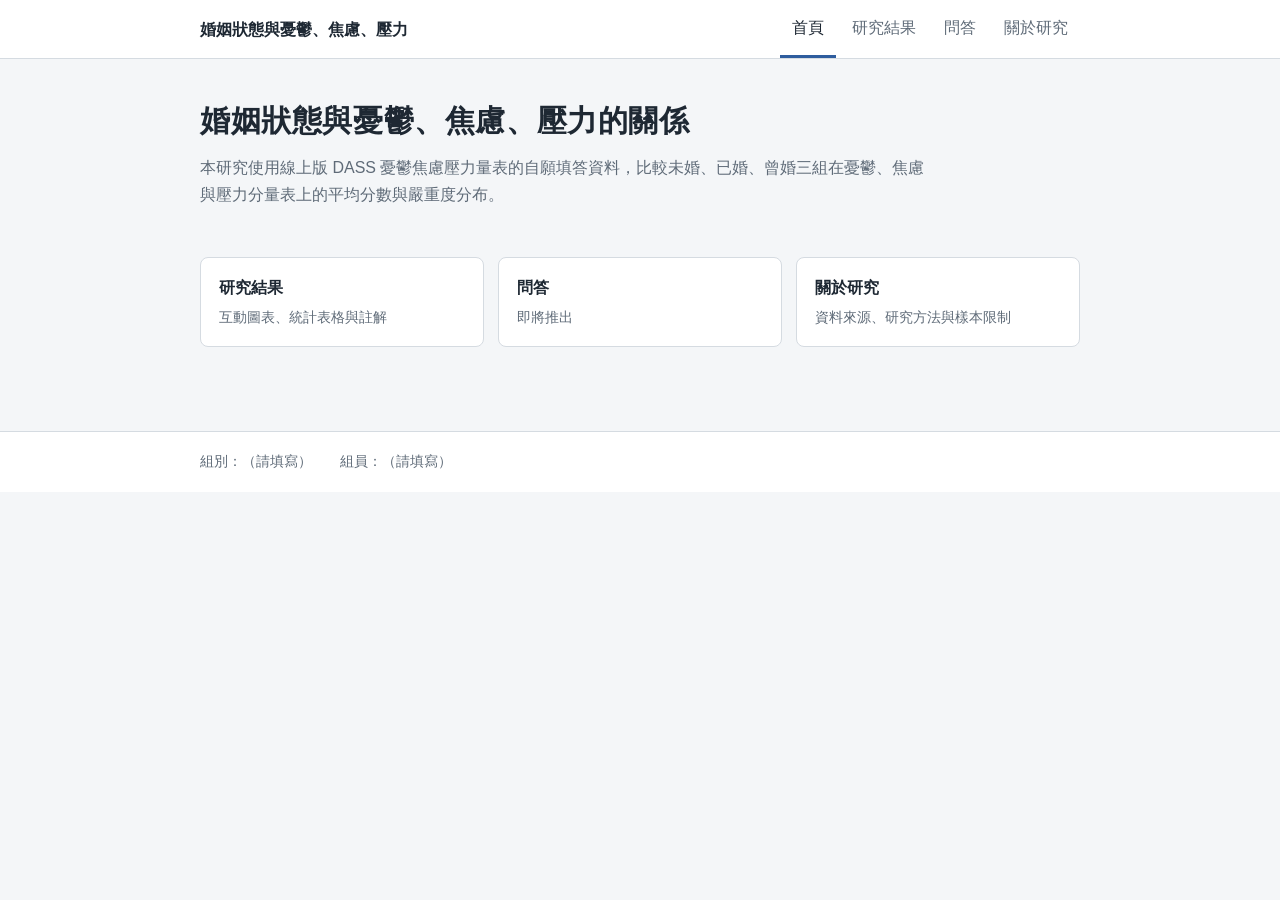
<file: index.html>
<!DOCTYPE html>
<html lang="zh-Hant">
<head>
<meta charset="UTF-8">
<meta name="viewport" content="width=device-width, initial-scale=1">
<title>婚姻狀態與憂鬱、焦慮、壓力的關係</title>
<link rel="stylesheet" href="style.css">
</head>
<body>
<header class="site"><div class="in">
<a class="brand" href="index.html">婚姻狀態與憂鬱、焦慮、壓力</a>
<nav aria-label="主要導覽"><a href="index.html" aria-current="page">首頁</a><a href="results.html">研究結果</a><a href="ask.html">問答</a><a href="about.html">關於研究</a></nav>
</div></header>
<main>
<h1>婚姻狀態與憂鬱、焦慮、壓力的關係</h1>
<p class="lead">本研究使用線上版 DASS 憂鬱焦慮壓力量表的自願填答資料，比較未婚、已婚、曾婚三組在憂鬱、焦慮與壓力分量表上的平均分數與嚴重度分布。</p>
<div class="cards" id="cards" aria-label="重點數字"></div>
<div class="cards">
<a class="tile" href="results.html"><b>研究結果</b><span>互動圖表、統計表格與註解</span></a>
<a class="tile" href="ask.html"><b>問答</b><span>即將推出</span></a>
<a class="tile" href="about.html"><b>關於研究</b><span>資料來源、研究方法與樣本限制</span></a>
</div>
</main>
<footer class="foot"><div class="in"><span>組別：（請填寫）</span><span>組員：（請填寫）</span></div></footer>
<script>
const DATA=[
{label:'未婚',n:3604,d:21.24278579,a:16.39150943,s:21.29189789},
{label:'已婚',n:455,d:15.0021978,a:10.64835165,s:17.93186813},
{label:'曾婚',n:100,d:17.4,a:11.65,s:18.67}];
const top=k=>DATA.reduce((p,c)=>c[k]>p[k]?c:p);
const total=DATA.reduce((a,g)=>a+g.n,0);
const cards=[
 ['總樣本數',total.toLocaleString('zh-TW'),'三個婚姻狀態組合計'],
 ['憂鬱平均最高的組別',top('d').label,'平均 '+top('d').d.toFixed(2)+'（0–42）'],
 ['焦慮平均最高的組別',top('a').label,'平均 '+top('a').a.toFixed(2)+'（0–42）']];
document.getElementById('cards').innerHTML=cards.map(c=>`<div class="card"><div class="k">${c[0]}</div><div class="v">${c[1]}</div><div class="s">${c[2]}</div></div>`).join('');
</script>
</body>
</html>
</file>
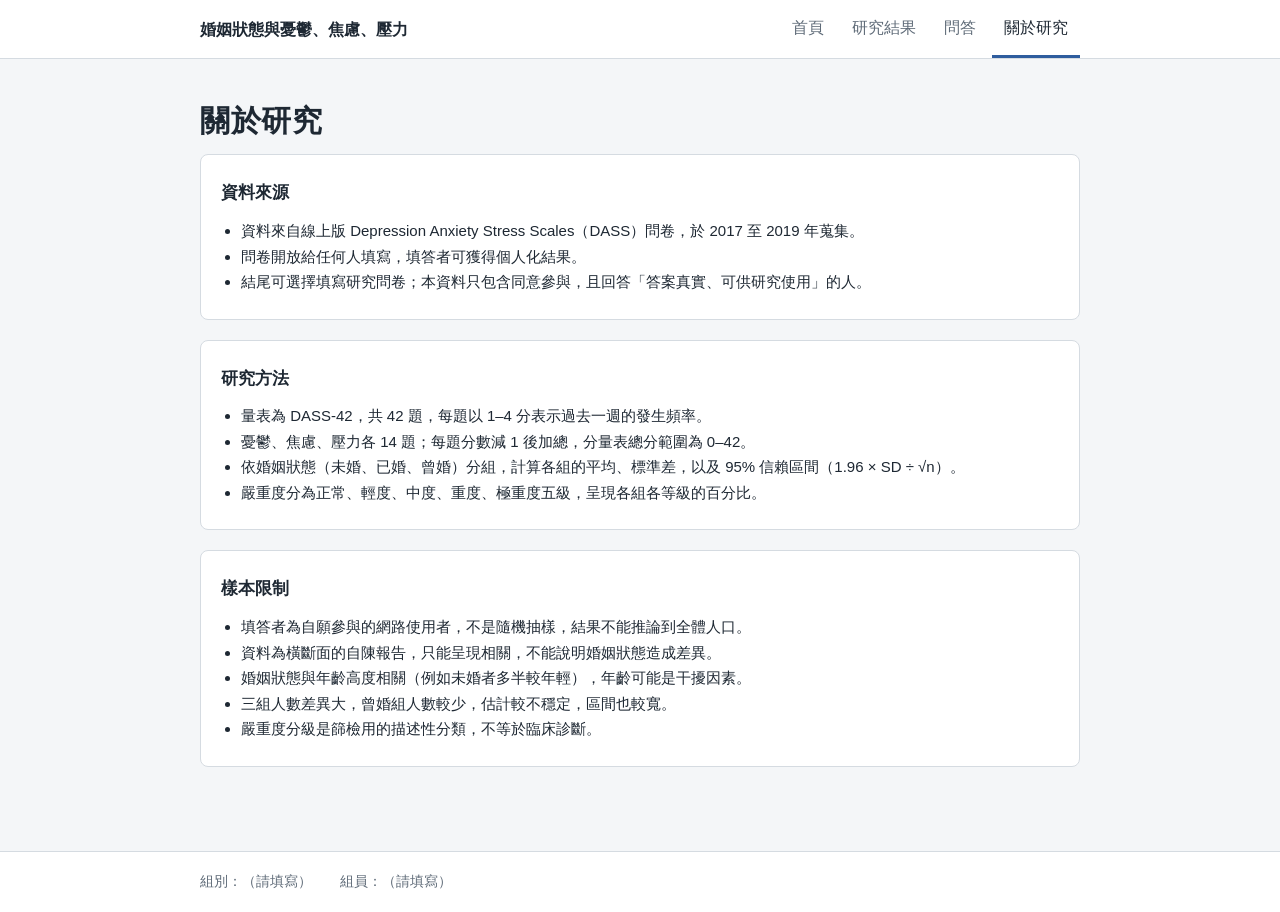
<file: about.html>
<!DOCTYPE html>
<html lang="zh-Hant">
<head>
<meta charset="UTF-8">
<meta name="viewport" content="width=device-width, initial-scale=1">
<title>關於研究｜婚姻狀態與憂鬱、焦慮、壓力的關係</title>
<link rel="stylesheet" href="style.css">
</head>
<body>
<header class="site"><div class="in">
<a class="brand" href="index.html">婚姻狀態與憂鬱、焦慮、壓力</a>
<nav aria-label="主要導覽"><a href="index.html">首頁</a><a href="results.html">研究結果</a><a href="ask.html">問答</a><a href="about.html" aria-current="page">關於研究</a></nav>
</div></header>
<main>
<h1>關於研究</h1>
<section class="prose"><h2>資料來源</h2>
<ul>
<li>資料來自線上版 Depression Anxiety Stress Scales（DASS）問卷，於 2017 至 2019 年蒐集。</li>
<li>問卷開放給任何人填寫，填答者可獲得個人化結果。</li>
<li>結尾可選擇填寫研究問卷；本資料只包含同意參與，且回答「答案真實、可供研究使用」的人。</li>
</ul></section>
<section class="prose"><h2>研究方法</h2>
<ul>
<li>量表為 DASS-42，共 42 題，每題以 1–4 分表示過去一週的發生頻率。</li>
<li>憂鬱、焦慮、壓力各 14 題；每題分數減 1 後加總，分量表總分範圍為 0–42。</li>
<li>依婚姻狀態（未婚、已婚、曾婚）分組，計算各組的平均、標準差，以及 95% 信賴區間（1.96 × SD ÷ √n）。</li>
<li>嚴重度分為正常、輕度、中度、重度、極重度五級，呈現各組各等級的百分比。</li>
</ul></section>
<section class="prose"><h2>樣本限制</h2>
<ul>
<li>填答者為自願參與的網路使用者，不是隨機抽樣，結果不能推論到全體人口。</li>
<li>資料為橫斷面的自陳報告，只能呈現相關，不能說明婚姻狀態造成差異。</li>
<li>婚姻狀態與年齡高度相關（例如未婚者多半較年輕），年齡可能是干擾因素。</li>
<li>三組人數差異大，曾婚組人數較少，估計較不穩定，區間也較寬。</li>
<li>嚴重度分級是篩檢用的描述性分類，不等於臨床診斷。</li>
</ul></section>
</main>
<footer class="foot"><div class="in"><span>組別：（請填寫）</span><span>組員：（請填寫）</span></div></footer>

</body>
</html>
</file>
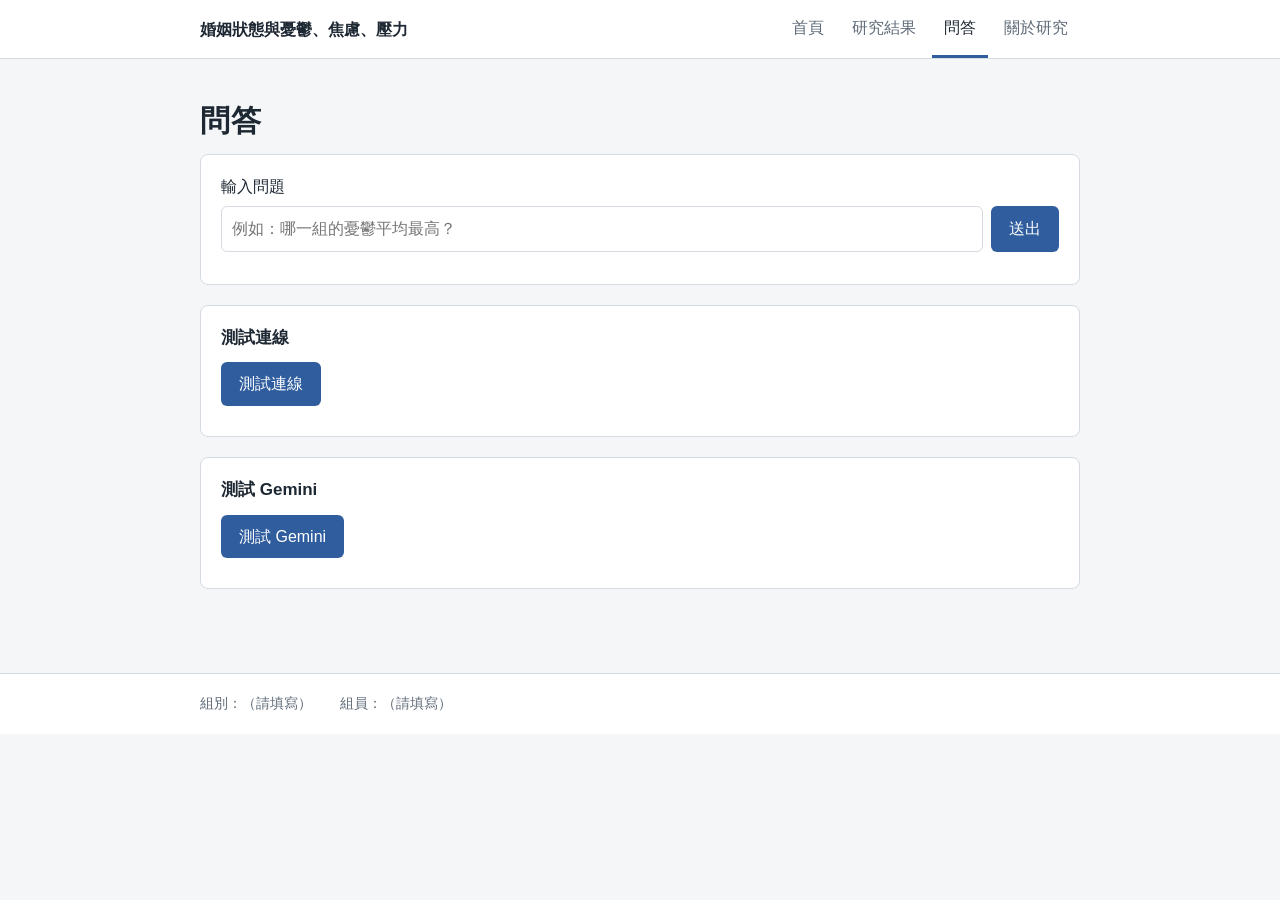
<file: ask.html>
<!DOCTYPE html>
<html lang="zh-Hant">
<head>
<meta charset="UTF-8">
<meta name="viewport" content="width=device-width, initial-scale=1">
<title>問答｜婚姻狀態與憂鬱、焦慮、壓力的關係</title>
<link rel="stylesheet" href="style.css">
</head>
<body>
<header class="site"><div class="in">
<a class="brand" href="index.html">婚姻狀態與憂鬱、焦慮、壓力</a>
<nav aria-label="主要導覽"><a href="index.html">首頁</a><a href="results.html">研究結果</a><a href="ask.html" aria-current="page">問答</a><a href="about.html">關於研究</a></nav>
</div></header>
<main>
<h1>問答</h1>
<section>
<label for="q" style="display:block;margin-bottom:6px;font-weight:500">輸入問題</label>
<div style="display:flex;gap:8px;flex-wrap:wrap">
<input id="q" type="text" maxlength="2000" placeholder="例如：哪一組的憂鬱平均最高？" style="flex:1;min-width:200px;padding:8px 10px;border:1px solid var(--line);border-radius:6px;font:inherit;color:var(--ink)">
<button class="apply" id="send" type="button">送出</button>
</div>
<div id="ans" aria-live="polite" style="margin-top:14px;white-space:pre-wrap;line-height:1.7"></div>
</section>
<section>
<h2>測試連線</h2>
<button class="apply" id="ping" type="button">測試連線</button>
<pre id="pingOut" aria-live="polite" style="margin:12px 0 0;white-space:pre-wrap;word-break:break-all;font-size:14px;color:var(--mute)"></pre>
</section>
<section>
<h2>測試 Gemini</h2>
<button class="apply" id="gem" type="button">測試 Gemini</button>
<pre id="gemOut" aria-live="polite" style="margin:12px 0 0;white-space:pre-wrap;word-break:break-all;font-size:14px;color:var(--mute)"></pre>
</section>
</main>
<footer class="foot"><div class="in"><span>組別：（請填寫）</span><span>組員：（請填寫）</span></div></footer>

<script>
const API_URL='https://helloworld.d84124091.workers.dev/';
const btn=document.getElementById('ping'),out=document.getElementById('pingOut');
btn.addEventListener('click',async()=>{
  btn.disabled=true;out.textContent='連線中…';
  try{
    const res=await fetch(API_URL,{method:'POST',headers:{'Content-Type':'application/json'},body:JSON.stringify({action:'test'})});
    const text=await res.text();
    out.textContent=res.ok?text:'失敗（HTTP '+res.status+'）：'+text;
  }catch(e){
    out.textContent='連線失敗：'+e.message+'。請確認網址正確、Worker 已部署，且網路正常。';
  }finally{btn.disabled=false}
});
const gem=document.getElementById('gem'),gemOut=document.getElementById('gemOut');
gem.addEventListener('click',async()=>{
  gem.disabled=true;gemOut.textContent='Gemini 回覆中…';
  try{
    const res=await fetch(API_URL,{method:'POST',headers:{'Content-Type':'application/json'},body:JSON.stringify({action:'ask',question:'請用一句話自我介紹'})});
    const text=await res.text();
    let data=null;try{data=JSON.parse(text)}catch(e){}
    if(res.ok&&data&&typeof data.answer==='string')gemOut.textContent=data.answer;
    else gemOut.textContent='失敗（HTTP '+res.status+'）：'+((data&&data.error)||text);
  }catch(e){
    gemOut.textContent='連線失敗：'+e.message+'。請確認網址正確、Worker 已部署，且網路正常。';
  }finally{gem.disabled=false}
});
const q=document.getElementById('q'),send=document.getElementById('send'),ans=document.getElementById('ans');
async function submitQ(){
  const question=q.value.trim();
  if(!question){ans.textContent='請先輸入問題。';return}
  send.disabled=true;ans.style.color='var(--mute)';ans.textContent='回答中…';
  try{
    const res=await fetch(API_URL,{method:'POST',headers:{'Content-Type':'application/json'},body:JSON.stringify({action:'ask',question})});
    const text=await res.text();
    let data=null;try{data=JSON.parse(text)}catch(e){}
    if(res.ok&&data&&typeof data.answer==='string'){ans.style.color='var(--ink)';ans.textContent=data.answer}
    else ans.textContent='失敗（HTTP '+res.status+'）：'+((data&&data.error)||text);
  }catch(e){
    ans.textContent='連線失敗：'+e.message+'。請確認網址正確、Worker 已部署，且網路正常。';
  }finally{send.disabled=false}
}
send.addEventListener('click',submitQ);
q.addEventListener('keydown',e=>{if(e.key==='Enter'&&!e.isComposing)submitQ()});
</script>
</body>
</html>
</file>
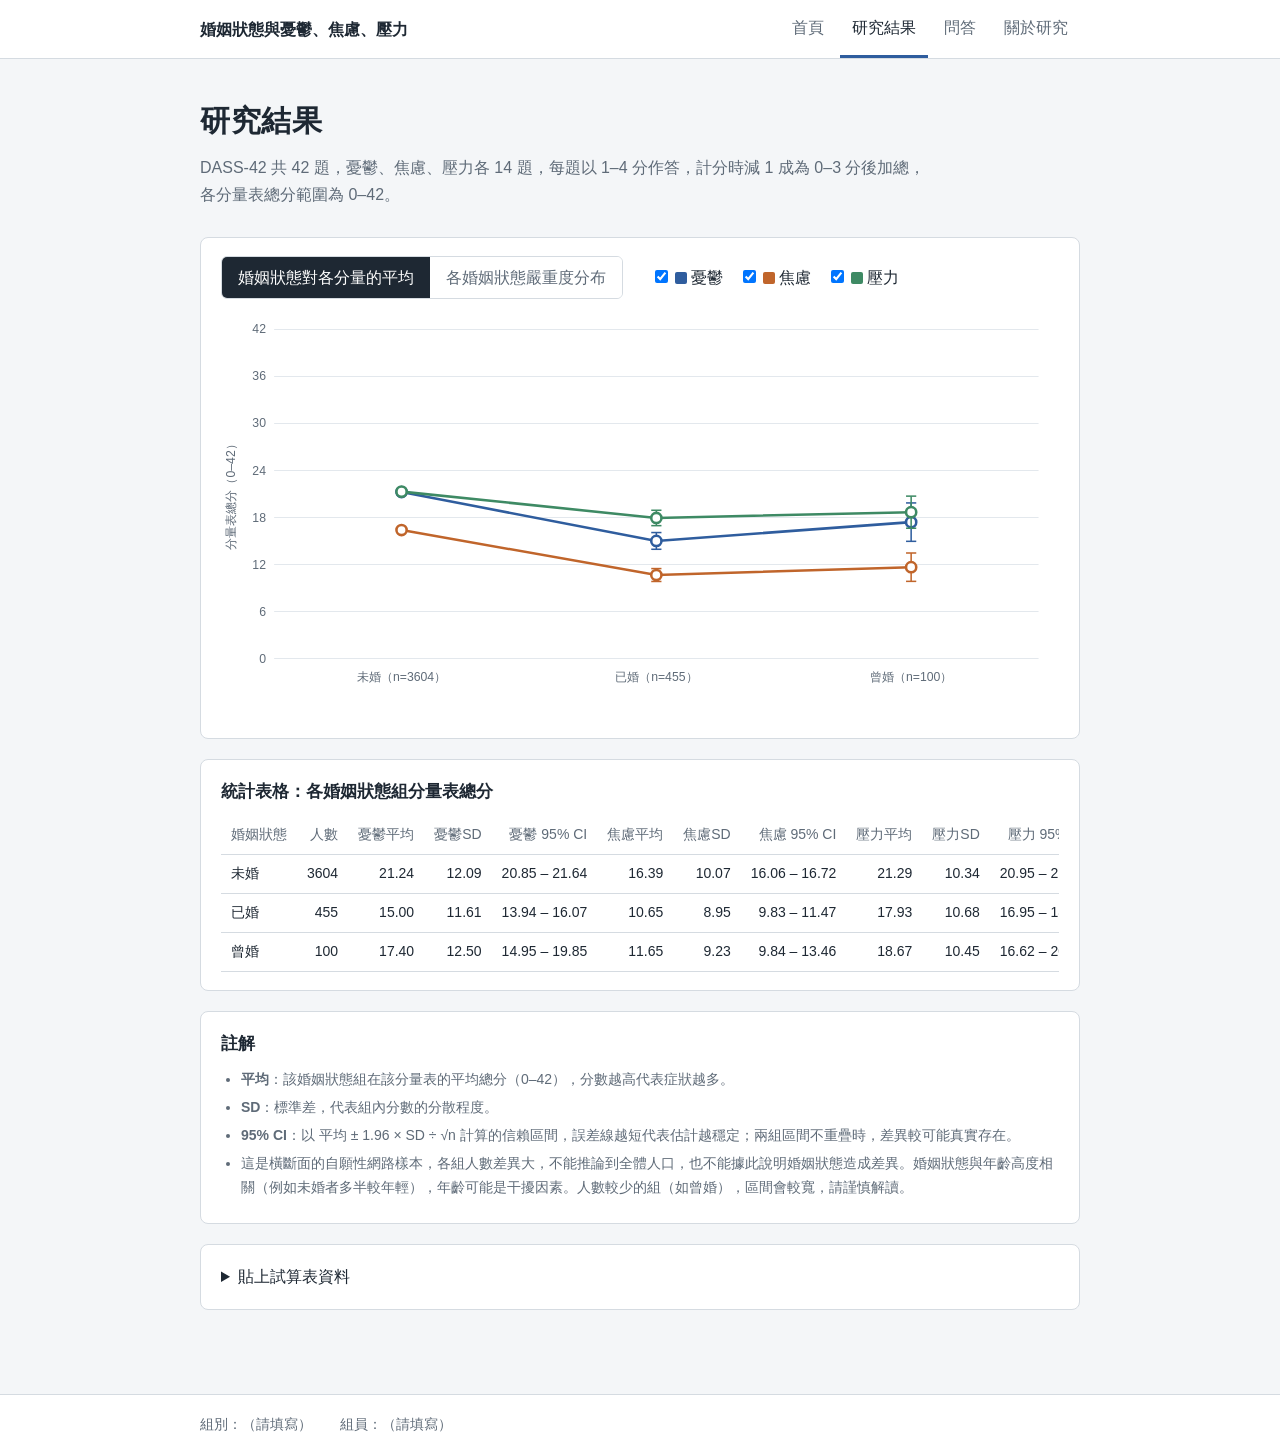
<file: results.html>
<!DOCTYPE html>
<html lang="zh-Hant">
<head>
<meta charset="UTF-8">
<meta name="viewport" content="width=device-width, initial-scale=1">
<title>研究結果｜婚姻狀態與憂鬱、焦慮、壓力的關係</title>
<link rel="stylesheet" href="style.css">
</head>
<body>
<header class="site"><div class="in">
<a class="brand" href="index.html">婚姻狀態與憂鬱、焦慮、壓力</a>
<nav aria-label="主要導覽"><a href="index.html">首頁</a><a href="results.html" aria-current="page">研究結果</a><a href="ask.html">問答</a><a href="about.html">關於研究</a></nav>
</div></header>
<main>
<h1>研究結果</h1>
<p class="lead">DASS-42 共 42 題，憂鬱、焦慮、壓力各 14 題，每題以 1–4 分作答，計分時減 1 成為 0–3 分後加總，各分量表總分範圍為 0–42。</p>

<section>
  <div class="controls">
    <div class="seg" role="group" aria-label="圖表切換">
      <button id="m1" aria-pressed="true">婚姻狀態對各分量的平均</button>
      <button id="m2" aria-pressed="false">各婚姻狀態嚴重度分布</button>
    </div>
    <div class="picks" id="picks"></div>
  </div>
  <div id="chart"></div>
</section>

<section>
  <h2 id="ttl">統計表格</h2>
  <div class="wrap"><table id="tbl"></table></div>
</section>

<section class="note" id="note"></section>

<section>
  <details id="dataBox">
    <summary>貼上試算表資料</summary>
    <p style="color:var(--mute);font-size:14px;margin:8px 0">資料已內建，如需更新可重新貼上。嚴重度可貼人數或比例：在 Google Sheets 選取範圍後複製（Ctrl/Cmd+C），貼到對應方框。標題列可一併貼上，網頁會自動略過。</p>
    <div class="grid">
      <div><label for="ta0">婚姻狀態統計（編碼、婚姻狀態、人數、憂鬱平均與 SD、焦慮平均與 SD、壓力平均與 SD）</label><textarea id="ta0"></textarea></div>
      <div><label for="ta1">憂鬱嚴重度人數或比例（正常至極重度，5 欄，列順序同上表：未婚、已婚、曾婚）</label><textarea id="ta1"></textarea></div>
      <div><label for="ta2">焦慮嚴重度人數或比例（5 欄）</label><textarea id="ta2"></textarea></div>
      <div><label for="ta3">壓力嚴重度人數或比例（5 欄）</label><textarea id="ta3"></textarea></div>
    </div>
    <button class="apply" id="apply">套用資料</button><span id="msg"></span>
  </details>
</section>
</main>
<div id="tip"></div>
<footer class="foot"><div class="in"><span>組別：（請填寫）</span><span>組員：（請填寫）</span></div></footer>
<script>
const SUB=[{k:'d',name:'憂鬱',c:'#2F5D9E'},{k:'a',name:'焦慮',c:'#C0652B'},{k:'s',name:'壓力',c:'#3E8A64'}];
const LV=['正常','輕度','中度','重度','極重度'];
const LC=['#DCE6F1','#AFC8E0','#729FCA','#3C6DA3','#1F3B63'];
let A=[],B={d:[],a:[],s:[]},mode=1,sel=new Set(['d','a','s']),one='d';
const $=id=>document.getElementById(id);
const num=x=>{const v=parseFloat(String(x).replace(/,/g,''));return isNaN(v)?null:v};
const f2=v=>v==null?'—':v.toFixed(2);
const NS='http://www.w3.org/2000/svg';

function rows(t){return t.split(/\r?\n/).map(l=>l.split('\t')).filter(r=>r.some(c=>c.trim()!==''))}
function parseA(t){
  return rows(t).filter(r=>r.length>=9&&num(r[2])!==null).map(r=>({
    label:r[1].trim(),n:num(r[2]),
    m:{d:num(r[3]),a:num(r[5]),s:num(r[7])},sd:{d:num(r[4]),a:num(r[6]),s:num(r[8])}}));
}
function parseB(t){return rows(t).map(r=>r.slice(-5).map(num)).filter(r=>r.length===5&&r.every(v=>v!==null))}
function valid(){return A.map((g,i)=>({g,i})).filter(o=>o.g.n>0)}
const lab=g=>`${g.label}（n=${g.n}）`;

function tip(el,html){
  const t=$('tip');
  el.addEventListener('mousemove',e=>{t.innerHTML=html;t.style.display='block';t.style.left=(e.clientX+14)+'px';t.style.top=(e.clientY+14)+'px'});
  el.addEventListener('mouseleave',()=>t.style.display='none');
}
function el(tag,attr,parent,text){
  const e=document.createElementNS(NS,tag);
  for(const k in attr)e.setAttribute(k,attr[k]);
  if(text!=null)e.textContent=text;
  if(parent)parent.appendChild(e);return e;
}

function picks(){
  const box=$('picks');box.innerHTML='';
  SUB.forEach(s=>{
    const l=document.createElement('label');
    const i=document.createElement('input');
    i.type=mode===1?'checkbox':'radio';i.name='sub';
    i.checked=mode===1?sel.has(s.k):one===s.k;
    i.onchange=()=>{
      if(mode===1){
        if(!i.checked&&sel.size===1){i.checked=true;return}
        i.checked?sel.add(s.k):sel.delete(s.k);
      }else one=s.k;
      render();
    };
    l.append(i);
    l.insertAdjacentHTML('beforeend',`<span class="sw" style="background:${s.c}"></span>${s.name}`);
    box.append(l);
  });
}

function chart1(){
  const V=valid(),W=820,H=400,m={l:52,r:20,t:18,b:60},iw=W-m.l-m.r,ih=H-m.t-m.b;
  const svg=el('svg',{viewBox:`0 0 ${W} ${H}`,role:'img','aria-label':'各婚姻狀態組憂鬱、焦慮、壓力平均折線圖'});
  const y=v=>m.t+ih*(1-Math.max(0,Math.min(42,v))/42);
  const x=i=>m.l+(i+.5)*iw/V.length;
  for(let v=0;v<=42;v+=6){
    el('line',{x1:m.l,x2:W-m.r,y1:y(v),y2:y(v),stroke:'#E3E8ED'},svg);
    el('text',{x:m.l-8,y:y(v)+4,'text-anchor':'end'},svg,v);
  }
  el('text',{x:14,y:m.t+ih/2,transform:`rotate(-90 14 ${m.t+ih/2})`,'text-anchor':'middle'},svg,'分量表總分（0–42）');
  V.forEach((o,i)=>el('text',{x:x(i),y:H-m.b+22,'text-anchor':'middle'},svg,lab(o.g)));
  SUB.filter(s=>sel.has(s.k)).forEach(s=>{
    const pts=V.map((o,i)=>({o,i,m:o.g.m[s.k],sd:o.g.sd[s.k]})).filter(p=>p.m!=null);
    el('polyline',{points:pts.map(p=>`${x(p.i)},${y(p.m)}`).join(' '),fill:'none',stroke:s.c,'stroke-width':2.5},svg);
    pts.forEach(p=>{
      const ci=p.sd!=null?1.96*p.sd/Math.sqrt(p.o.g.n):0,cx=x(p.i);
      el('line',{x1:cx,x2:cx,y1:y(p.m-ci),y2:y(p.m+ci),stroke:s.c,'stroke-width':1.5},svg);
      [p.m-ci,p.m+ci].forEach(v=>el('line',{x1:cx-5,x2:cx+5,y1:y(v),y2:y(v),stroke:s.c,'stroke-width':1.5},svg));
      el('circle',{cx,cy:y(p.m),r:5,fill:'#fff',stroke:s.c,'stroke-width':2.5},svg);
      const hit=el('circle',{cx,cy:y(p.m),r:13,fill:'transparent'},svg);
      tip(hit,`<b>${s.name}</b>　${p.o.g.label}<br>平均 ${f2(p.m)}，SD ${f2(p.sd)}`);
    });
  });
  return svg;
}

function chart2(){
  const V=valid(),rowH=54,m={l:190,r:20,t:14,b:36},W=820,H=m.t+m.b+rowH*V.length,iw=W-m.l-m.r;
  const svg=el('svg',{viewBox:`0 0 ${W} ${H}`,role:'img','aria-label':'各婚姻狀態嚴重度堆疊長條圖'});
  const x=p=>m.l+iw*p/100;
  for(let p=0;p<=100;p+=20){
    el('line',{x1:x(p),x2:x(p),y1:m.t,y2:H-m.b,stroke:'#E3E8ED'},svg);
    el('text',{x:x(p),y:H-m.b+20,'text-anchor':'middle'},svg,p+'%');
  }
  V.forEach((o,r)=>{
    const cnt=B[one][o.i],yy=m.t+r*rowH+8;
    el('text',{x:m.l-10,y:yy+17,'text-anchor':'end'},svg,lab(o.g));
    if(!cnt)return;
    const tot=cnt.reduce((a,b)=>a+b,0);if(!tot)return;
    let acc=0;
    cnt.forEach((c,k)=>{
      const p=100*c/tot,w=x(p)-x(0);
      const rc=el('rect',{x:x(acc),y:yy,width:Math.max(w,0),height:34,fill:LC[k],stroke:'#fff'},svg);
      tip(rc,`<b>${LV[k]}</b><br>${p.toFixed(1)}%`);
      if(p>=7)el('text',{x:x(acc)+w/2,y:yy+22,'text-anchor':'middle',style:`fill:${k>=2?'#fff':'#1E2833'}`,'pointer-events':'none'},svg,p.toFixed(0)+'%');
      acc+=p;
    });
  });
  return svg;
}

function legend(){
  return `<div style="margin-top:6px;font-size:13px;color:var(--mute)">${LV.map((n,k)=>`<span class="sw" style="background:${LC[k]}"></span>${n}`).join('　')}</div>`;
}

function table(){
  const V=valid(),t=$('tbl');
  if(mode===1){
    $('ttl').textContent='統計表格：各婚姻狀態組分量表總分';
    const ss=SUB.filter(s=>sel.has(s.k));
    let h='<tr><th>婚姻狀態</th><th>人數</th>'+ss.map(s=>`<th>${s.name}平均</th><th>${s.name}SD</th><th>${s.name} 95% CI</th>`).join('')+'</tr>';
    V.forEach(o=>{
      h+=`<tr><td>${o.g.label}</td><td>${o.g.n}</td>`+ss.map(s=>{
        const m=o.g.m[s.k],sd=o.g.sd[s.k],ci=sd!=null?1.96*sd/Math.sqrt(o.g.n):null;
        return `<td>${f2(m)}</td><td>${f2(sd)}</td><td>${ci==null||m==null?'—':f2(m-ci)+' – '+f2(m+ci)}</td>`}).join('')+'</tr>';
    });
    t.innerHTML=h;
  }else{
    const s=SUB.find(x=>x.k===one);
    $('ttl').textContent=`統計表格：${s.name}嚴重度人數與百分比`;
    let h='<tr><th>婚姻狀態</th><th>人數</th>'+LV.map(n=>`<th>${n}</th>`).join('')+'</tr>';
    V.forEach(o=>{
      const c=B[one][o.i];
      h+=`<tr><td>${o.g.label}</td><td>${o.g.n}</td>`+LV.map((_,k)=>{
        if(!c)return '<td>—</td>';
        const tot=c.reduce((a,b)=>a+b,0);
        const pct=tot?(100*c[k]/tot).toFixed(1)+'%':'—';return tot<=1.01?`<td>${pct}</td>`:`<td>${c[k]}（${pct}）</td>`}).join('')+'</tr>';
    });
    t.innerHTML=h;
  }
}

function note(){
  $('note').innerHTML=mode===1?
  `<h2>註解</h2><ul>
   <li><b>平均</b>：該婚姻狀態組在該分量表的平均總分（0–42），分數越高代表症狀越多。</li>
   <li><b>SD</b>：標準差，代表組內分數的分散程度。</li>
   <li><b>95% CI</b>：以 平均 ± 1.96 × SD ÷ √n 計算的信賴區間，誤差線越短代表估計越穩定；兩組區間不重疊時，差異較可能真實存在。</li>
   <li>這是橫斷面的自願性網路樣本，各組人數差異大，不能推論到全體人口，也不能據此說明婚姻狀態造成差異。婚姻狀態與年齡高度相關（例如未婚者多半較年輕），年齡可能是干擾因素。人數較少的組（如曾婚），區間會較寬，請謹慎解讀。</li></ul>`:
  `<h2>註解</h2><ul>
   <li>每個區段是該婚姻狀態組中屬於該嚴重度等級的人數百分比，各組合計為 100%。</li>
   <li>等級依分量表總分（0–3 計分後加總）切分，各分量表的切分點不同，因此切換分量表時等級的意義不同。</li>
   <li>嚴重度只是篩檢用的描述性分類，不等於臨床診斷。</li>
   <li>人數較少的組，百分比容易受少數個案影響。</li></ul>`;
}

function render(){
  $('m1').setAttribute('aria-pressed',mode===1);$('m2').setAttribute('aria-pressed',mode===2);
  picks();
  const c=$('chart');c.innerHTML='';
  const V=valid();
  if(!V.length){c.innerHTML='<div class="empty">尚無資料。請展開頁面底部的「貼上試算表資料」。</div>';$('tbl').innerHTML='';note();return}
  if(mode===2&&!B[one].length){c.innerHTML='<div class="empty">尚未貼入此分量表的嚴重度人數，請展開頁面底部的「貼上試算表資料」。</div>';$('tbl').innerHTML='';note();return}
  c.append(mode===1?chart1():chart2());
  if(mode===2)c.insertAdjacentHTML('beforeend',legend());
  table();note();
}

$('m1').onclick=()=>{mode=1;render()};
$('m2').onclick=()=>{mode=2;render()};
$('apply').onclick=()=>{
  const ta=[0,1,2,3].map(i=>$('ta'+i).value);
  A=parseA(ta[0]);
  ['d','a','s'].forEach((k,i)=>B[k]=parseB(ta[i+1]));
  const bad=['d','a','s'].filter(k=>B[k].length&&B[k].length!==A.length).length;
  $('msg').textContent=A.length?`已讀入 ${A.length} 組${bad?'；嚴重度列數與婚姻狀態組數不同，請檢查貼上範圍':''}`:'未讀到有效資料，請確認貼上範圍';
  try{localStorage.setItem('dassMarital2',JSON.stringify(ta))}catch(e){}
  render();
};
$('ta0').value="編碼\t婚姻狀態\t人數\t憂鬱平均\t憂鬱SD\t焦慮平均\t焦慮SD\t壓力平均\t壓力SD\n1\t未婚\t3604\t21.24278579\t12.08886242\t16.39150943\t10.0725178\t21.29189789\t10.34480383\n2\t已婚\t455\t15.0021978\t11.61354573\t10.64835165\t8.949409483\t17.93186813\t10.68315071\n3\t曾婚\t100\t17.4\t12.50212103\t11.65\t9.23254564\t18.67\t10.44954689";
$('ta1').value="婚姻狀態\t正常\t輕度\t中度\t重度\t極重度\n未婚\t0.2100443951\t0.09378468368\t0.1867369589\t0.1645394007\t0.3448945616\n已婚\t0.4087912088\t0.1054945055\t0.1912087912\t0.1230769231\t0.1714285714\n曾婚\t0.38\t0.08\t0.14\t0.16\t0.24";
$('ta2').value="婚姻狀態\t正常\t輕度\t中度\t重度\t極重度\n未婚\t0.2272475028\t0.07103218646\t0.1845172031\t0.1545504994\t0.3626526082\n已婚\t0.4659340659\t0.08351648352\t0.178021978\t0.09450549451\t0.178021978\n曾婚\t0.37\t0.11\t0.22\t0.11\t0.19";
$('ta3').value="婚姻狀態\t正常\t輕度\t中度\t重度\t極重度\n未婚\t0.288845727\t0.1243063263\t0.2269700333\t0.2125416204\t0.147336293\n已婚\t0.4307692308\t0.1208791209\t0.189010989\t0.1604395604\t0.0989010989\n曾婚\t0.37\t0.14\t0.21\t0.21\t0.07";
$('apply').click();
try{
  const s=JSON.parse(localStorage.getItem('dassMarital2')||'null');
  if(s){s.forEach((v,i)=>$('ta'+i).value=v);$('apply').click()}
}catch(e){}
render();
</script>
</body>
</html>
</file>
<file: style.css>
@charset "UTF-8";
:root{--bg:#F4F6F8;--ink:#1E2833;--mute:#5F6B78;--line:#D5DBE1;--card:#fff;--d:#2F5D9E;--a:#C0652B;--s:#3E8A64}
*{box-sizing:border-box}
body{margin:0;background:var(--bg);color:var(--ink);font-family:"Noto Sans TC","PingFang TC","Microsoft JhengHei",sans-serif;line-height:1.7}
main{max-width:920px;margin:0 auto;padding:36px 20px 64px}
h1{font-size:30px;margin:0 0 8px;letter-spacing:.02em}
.lead{margin:0 0 28px;color:var(--mute);max-width:46em}
section{background:var(--card);border:1px solid var(--line);border-radius:8px;padding:18px 20px;margin-bottom:20px}
.controls{display:flex;flex-wrap:wrap;gap:12px 28px;align-items:center;margin-bottom:12px}
.seg{display:inline-flex;border:1px solid var(--line);border-radius:6px;overflow:hidden}
.seg button{border:0;background:#fff;padding:7px 16px;font:inherit;cursor:pointer;color:var(--mute)}
.seg button[aria-pressed=true]{background:var(--ink);color:#fff}
.seg button:focus-visible,input:focus-visible,textarea:focus-visible,.apply:focus-visible{outline:2px solid var(--d);outline-offset:2px}
.picks label{margin-right:16px;cursor:pointer;white-space:nowrap}
.sw{display:inline-block;width:12px;height:12px;border-radius:2px;margin:0 4px -1px 4px}
svg{width:100%;height:auto;display:block}
svg text{font-family:inherit;fill:var(--mute);font-size:12px}
#tip{position:fixed;pointer-events:none;background:var(--ink);color:#fff;padding:6px 10px;border-radius:5px;font-size:13px;display:none;z-index:9;line-height:1.5}
table{border-collapse:collapse;width:100%;font-size:14px;font-variant-numeric:tabular-nums}
th,td{padding:7px 10px;border-bottom:1px solid var(--line);text-align:right;white-space:nowrap}
th:first-child,td:first-child{text-align:left}
th{color:var(--mute);font-weight:500}
.wrap{overflow-x:auto}
h2{font-size:17px;margin:0 0 10px}
.note p,.note li{color:var(--mute);font-size:14px;margin:4px 0}
.note ul{padding-left:20px;margin:6px 0}
details summary{cursor:pointer;font-weight:500}
.grid{display:grid;grid-template-columns:repeat(auto-fit,minmax(240px,1fr));gap:12px;margin:12px 0}
textarea{width:100%;height:120px;font:12px/1.4 ui-monospace,Menlo,Consolas,monospace;border:1px solid var(--line);border-radius:6px;padding:6px}
.grid label{font-size:13px;color:var(--mute)}
.apply{background:var(--d);color:#fff;border:0;border-radius:6px;padding:8px 18px;font:inherit;cursor:pointer}
#msg{margin-left:12px;font-size:13px;color:var(--mute)}
.empty{padding:40px 0;text-align:center;color:var(--mute)}

.site{background:#fff;border-bottom:1px solid var(--line)}
.site .in{max-width:920px;margin:0 auto;padding:0 20px;display:flex;flex-wrap:wrap;align-items:center;justify-content:space-between;gap:4px 24px}
.brand{font-weight:600;padding:14px 0;color:var(--ink);text-decoration:none}
.site nav{display:flex;gap:4px;flex-wrap:wrap}
.site nav a{padding:14px 12px;color:var(--mute);text-decoration:none;border-bottom:3px solid transparent}
.site nav a:hover{color:var(--ink)}
.site nav a[aria-current=page]{color:var(--ink);border-bottom-color:var(--d);font-weight:500}
.site a:focus-visible,.tile:focus-visible{outline:2px solid var(--d);outline-offset:2px}
.foot{border-top:1px solid var(--line);background:#fff;color:var(--mute);font-size:14px}
.foot .in{max-width:920px;margin:0 auto;padding:18px 20px;display:flex;flex-wrap:wrap;gap:4px 28px}
.cards{display:grid;grid-template-columns:repeat(auto-fit,minmax(220px,1fr));gap:14px;margin:0 0 20px}
.card{background:var(--card);border:1px solid var(--line);border-radius:8px;padding:16px 18px}
.card .k{font-size:13px;color:var(--mute)}
.card .v{font-size:32px;font-weight:600;line-height:1.3;font-variant-numeric:tabular-nums}
.card .s{font-size:13px;color:var(--mute)}
.tile{display:block;background:var(--card);border:1px solid var(--line);border-radius:8px;padding:16px 18px;color:var(--ink);text-decoration:none}
.tile:hover{border-color:var(--d)}
.tile b{display:block;margin-bottom:2px}
.tile span{font-size:14px;color:var(--mute)}
.soon{text-align:center;padding:48px 20px}
.soon .badge{display:inline-block;background:#E8EEF6;color:var(--d);border-radius:999px;padding:2px 14px;font-size:13px;margin-bottom:10px}
.prose h2{margin-top:6px}
.prose p,.prose li{color:var(--ink);font-size:15px}
.prose ul{padding-left:20px;margin:6px 0}
</file>
